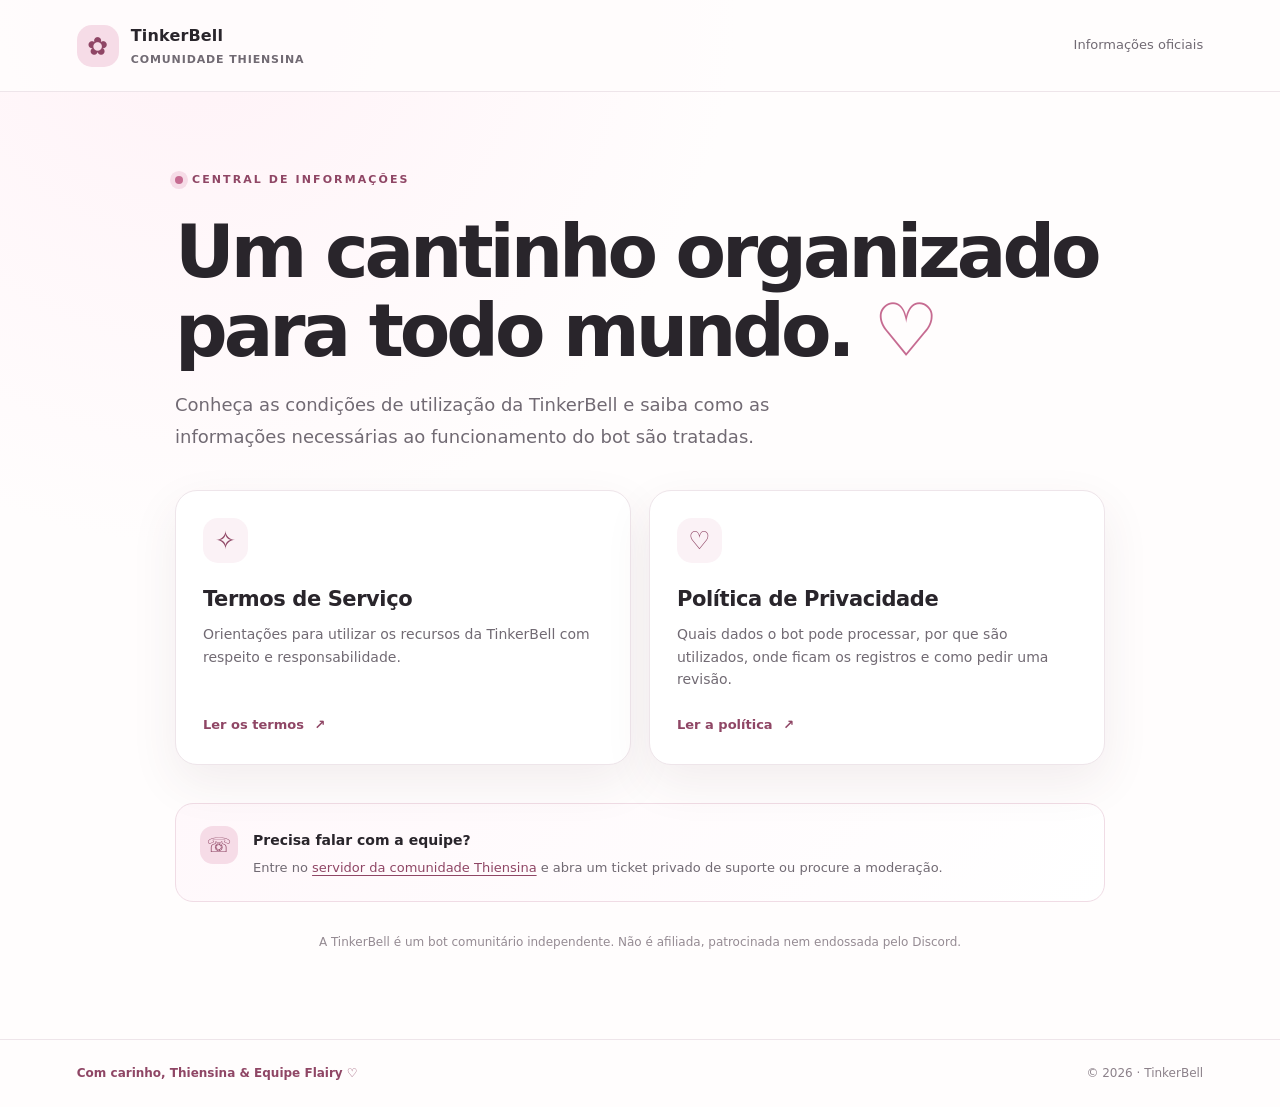
<file: index.html>
<!doctype html>
<html lang="pt-BR">
<head>
  <meta charset="utf-8">
  <meta name="viewport" content="width=device-width,initial-scale=1">
  <meta name="theme-color" content="#f6dce7">
  <meta name="description" content="Termos de Serviço e Política de Privacidade da TinkerBell, bot comunitário da comunidade Thiensina.">
  <title>TinkerBell · Informações oficiais</title>
  <link rel="stylesheet" href="style.css">
</head>
<body>
  <header class="topbar">
    <a class="brand" href="index.html"><span class="brand-mark">✿</span><span>TinkerBell<small>Comunidade Thiensina</small></span></a>
    <span class="top-note">Informações oficiais</span>
  </header>
  <main class="hero-wrap">
    <div class="eyebrow"><span></span> CENTRAL DE INFORMAÇÕES</div>
    <h1>Um cantinho organizado<br>para todo mundo. <em>♡</em></h1>
    <p class="intro">Conheça as condições de utilização da TinkerBell e saiba como as informações necessárias ao funcionamento do bot são tratadas.</p>
    <div class="cards">
      <a class="doc-card" href="termos.html"><span class="card-icon">✧</span><span class="card-title">Termos de Serviço</span><span class="card-copy">Orientações para utilizar os recursos da TinkerBell com respeito e responsabilidade.</span><span class="card-link">Ler os termos <b>↗</b></span></a>
      <a class="doc-card" href="privacidade.html"><span class="card-icon">♡</span><span class="card-title">Política de Privacidade</span><span class="card-copy">Quais dados o bot pode processar, por que são utilizados, onde ficam os registros e como pedir uma revisão.</span><span class="card-link">Ler a política <b>↗</b></span></a>
    </div>
    <div class="contact"><span class="contact-icon">☏</span><div><strong>Precisa falar com a equipe?</strong><p>Entre no <a href="https://discord.gg/U6V764UtzS" target="_blank" rel="noopener noreferrer">servidor da comunidade Thiensina</a> e abra um ticket privado de suporte ou procure a moderação.</p></div></div>
    <p class="small-note">A TinkerBell é um bot comunitário independente. Não é afiliada, patrocinada nem endossada pelo Discord.</p>
  </main>
  <footer><span>Com carinho, Thiensina &amp; Equipe Flairy ♡</span><span>© 2026 · TinkerBell</span></footer>
</body>
</html>
</file>
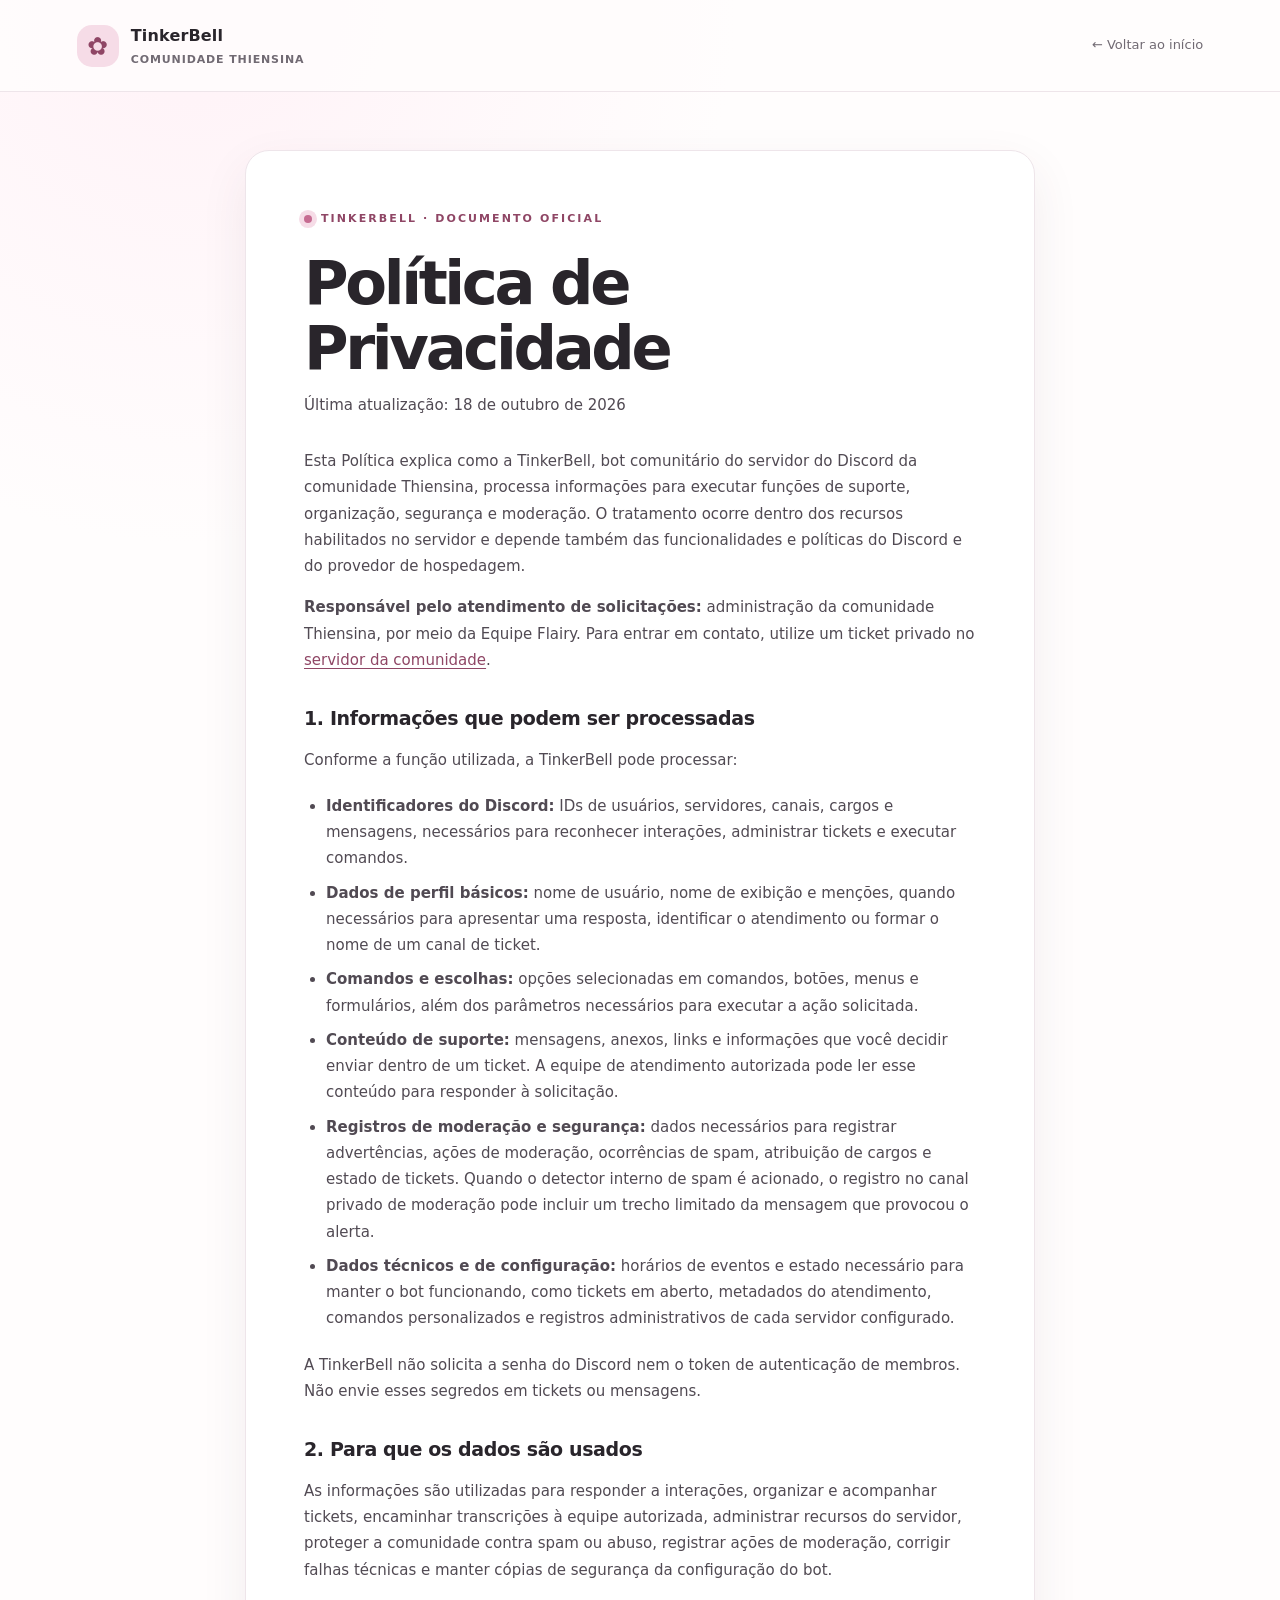
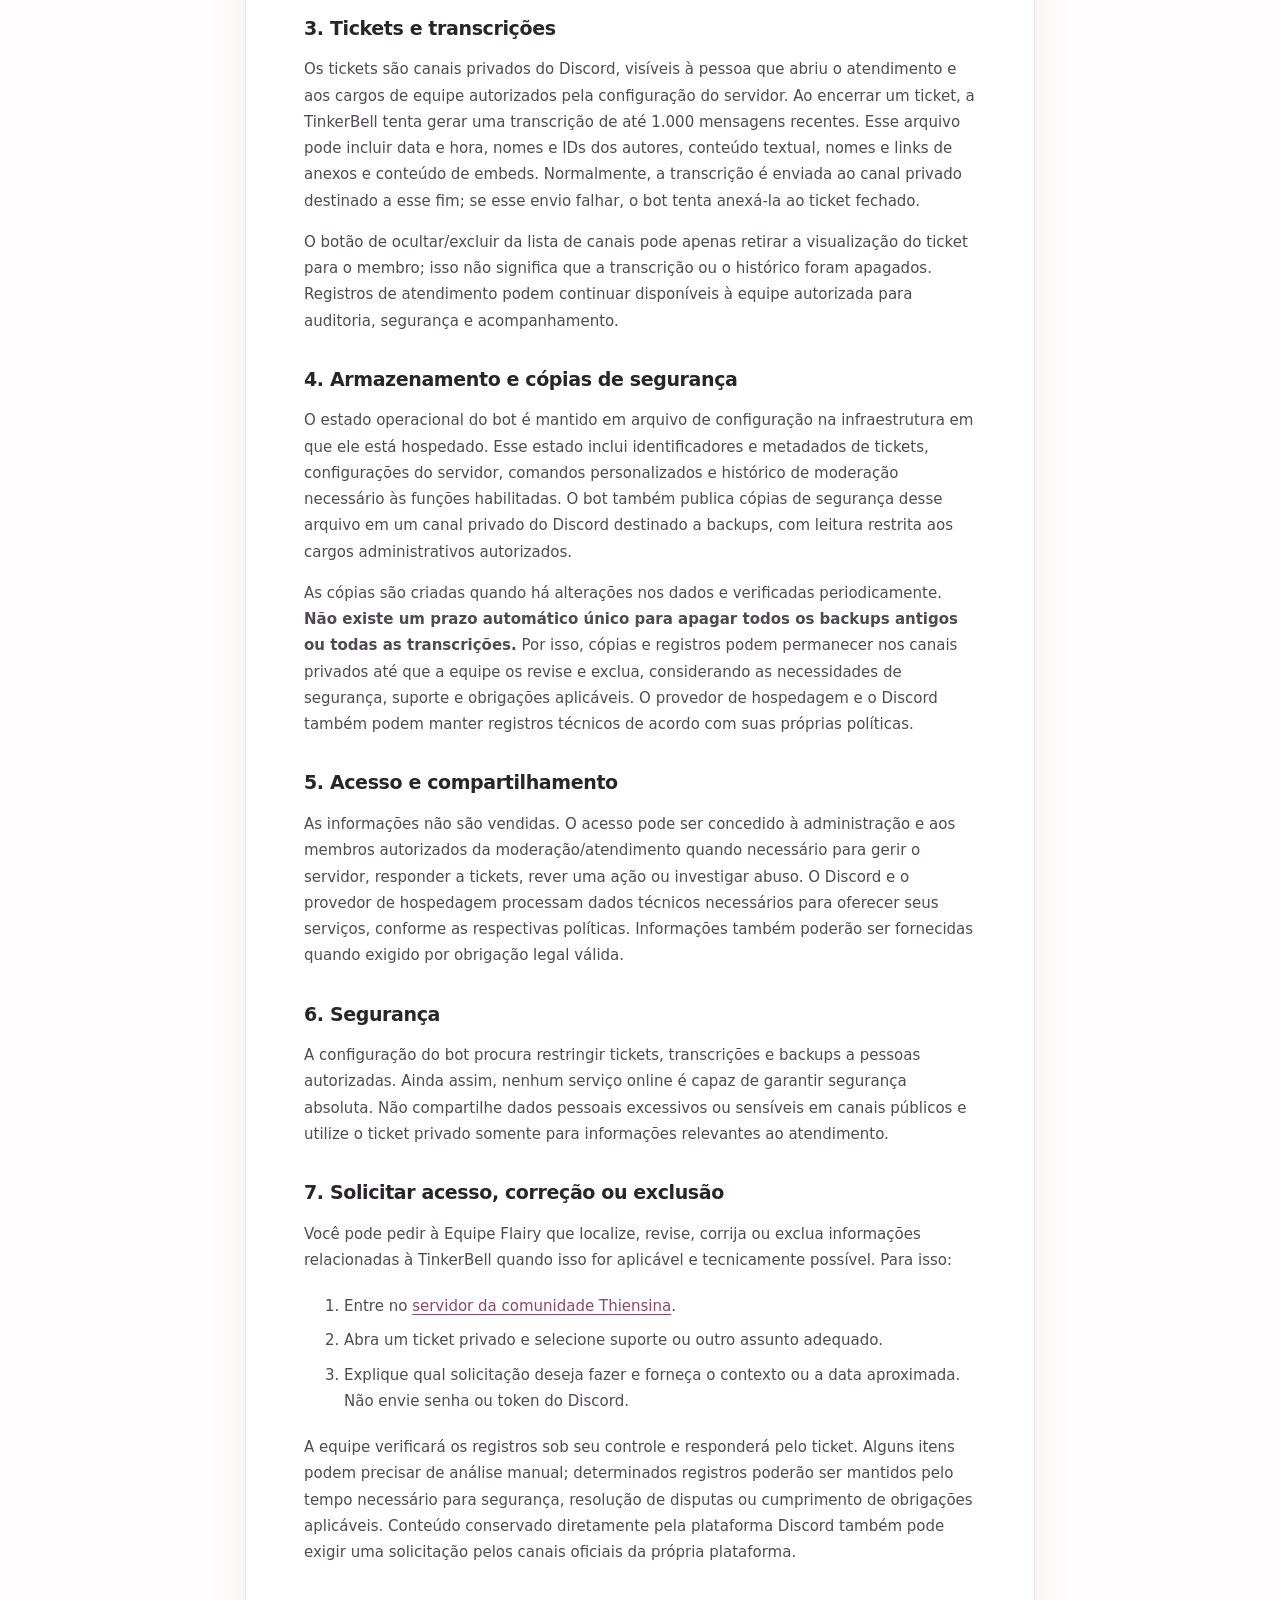
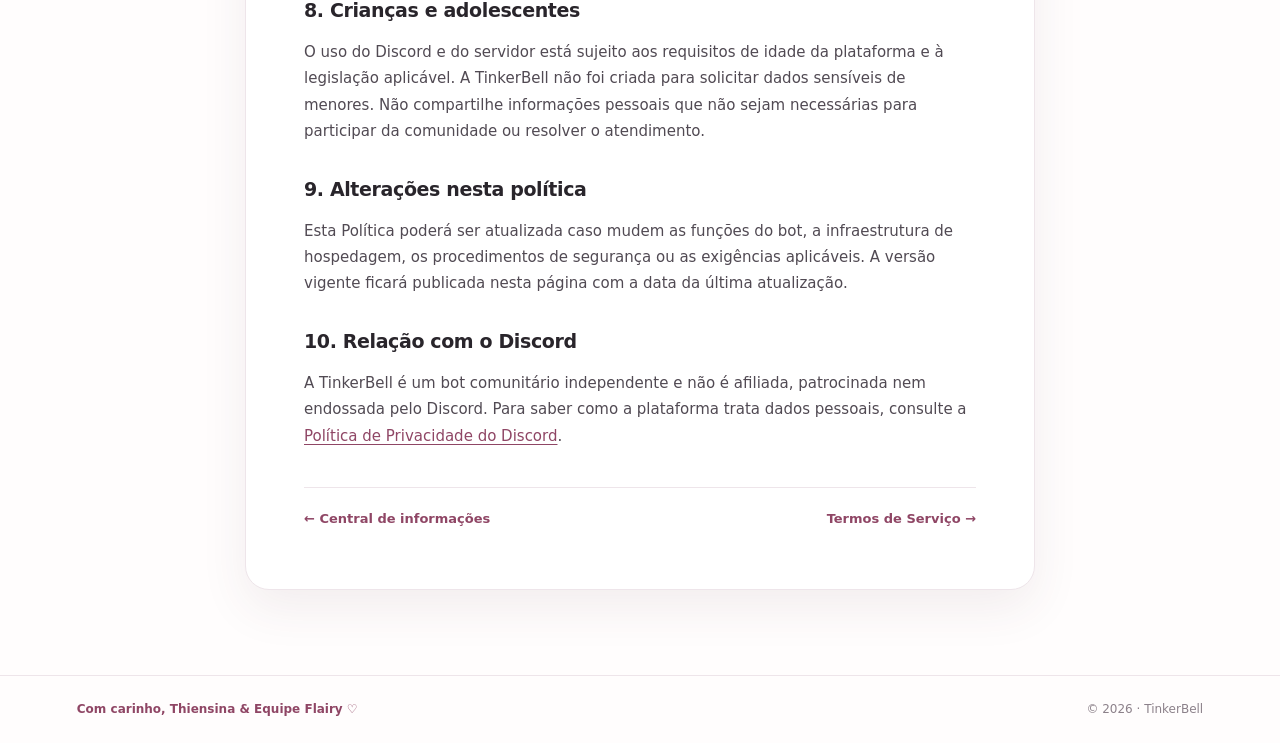
<file: privacidade.html>
<!doctype html>
<html lang="pt-BR">
<head>
  <meta charset="utf-8"><meta name="viewport" content="width=device-width,initial-scale=1"><meta name="theme-color" content="#f6dce7">
  <meta name="description" content="Política de Privacidade da TinkerBell e informações sobre solicitações relacionadas a dados.">
  <title>Política de Privacidade · TinkerBell</title><link rel="stylesheet" href="style.css">
</head>
<body>
  <header class="topbar"><a class="brand" href="index.html"><span class="brand-mark">✿</span><span>TinkerBell<small>Comunidade Thiensina</small></span></a><a class="top-note" href="index.html">← Voltar ao início</a></header>
  <main class="document">
    <div class="eyebrow"><span></span> TINKERBELL · DOCUMENTO OFICIAL</div>
    <h1>Política de Privacidade</h1><p class="updated">Última atualização: 18 de outubro de 2026</p>
    <p>Esta Política explica como a TinkerBell, bot comunitário do servidor do Discord da comunidade Thiensina, processa informações para executar funções de suporte, organização, segurança e moderação. O tratamento ocorre dentro dos recursos habilitados no servidor e depende também das funcionalidades e políticas do Discord e do provedor de hospedagem.</p>
    <p><strong>Responsável pelo atendimento de solicitações:</strong> administração da comunidade Thiensina, por meio da Equipe Flairy. Para entrar em contato, utilize um ticket privado no <a href="https://discord.gg/U6V764UtzS" target="_blank" rel="noopener noreferrer">servidor da comunidade</a>.</p>
    <h2>1. Informações que podem ser processadas</h2>
    <p>Conforme a função utilizada, a TinkerBell pode processar:</p>
    <ul>
      <li><strong>Identificadores do Discord:</strong> IDs de usuários, servidores, canais, cargos e mensagens, necessários para reconhecer interações, administrar tickets e executar comandos.</li>
      <li><strong>Dados de perfil básicos:</strong> nome de usuário, nome de exibição e menções, quando necessários para apresentar uma resposta, identificar o atendimento ou formar o nome de um canal de ticket.</li>
      <li><strong>Comandos e escolhas:</strong> opções selecionadas em comandos, botões, menus e formulários, além dos parâmetros necessários para executar a ação solicitada.</li>
      <li><strong>Conteúdo de suporte:</strong> mensagens, anexos, links e informações que você decidir enviar dentro de um ticket. A equipe de atendimento autorizada pode ler esse conteúdo para responder à solicitação.</li>
      <li><strong>Registros de moderação e segurança:</strong> dados necessários para registrar advertências, ações de moderação, ocorrências de spam, atribuição de cargos e estado de tickets. Quando o detector interno de spam é acionado, o registro no canal privado de moderação pode incluir um trecho limitado da mensagem que provocou o alerta.</li>
      <li><strong>Dados técnicos e de configuração:</strong> horários de eventos e estado necessário para manter o bot funcionando, como tickets em aberto, metadados do atendimento, comandos personalizados e registros administrativos de cada servidor configurado.</li>
    </ul>
    <p>A TinkerBell não solicita a senha do Discord nem o token de autenticação de membros. Não envie esses segredos em tickets ou mensagens.</p>
    <h2>2. Para que os dados são usados</h2>
    <p>As informações são utilizadas para responder a interações, organizar e acompanhar tickets, encaminhar transcrições à equipe autorizada, administrar recursos do servidor, proteger a comunidade contra spam ou abuso, registrar ações de moderação, corrigir falhas técnicas e manter cópias de segurança da configuração do bot.</p>
    <h2>3. Tickets e transcrições</h2>
    <p>Os tickets são canais privados do Discord, visíveis à pessoa que abriu o atendimento e aos cargos de equipe autorizados pela configuração do servidor. Ao encerrar um ticket, a TinkerBell tenta gerar uma transcrição de até 1.000 mensagens recentes. Esse arquivo pode incluir data e hora, nomes e IDs dos autores, conteúdo textual, nomes e links de anexos e conteúdo de embeds. Normalmente, a transcrição é enviada ao canal privado destinado a esse fim; se esse envio falhar, o bot tenta anexá-la ao ticket fechado.</p>
    <p>O botão de ocultar/excluir da lista de canais pode apenas retirar a visualização do ticket para o membro; isso não significa que a transcrição ou o histórico foram apagados. Registros de atendimento podem continuar disponíveis à equipe autorizada para auditoria, segurança e acompanhamento.</p>
    <h2>4. Armazenamento e cópias de segurança</h2>
    <p>O estado operacional do bot é mantido em arquivo de configuração na infraestrutura em que ele está hospedado. Esse estado inclui identificadores e metadados de tickets, configurações do servidor, comandos personalizados e histórico de moderação necessário às funções habilitadas. O bot também publica cópias de segurança desse arquivo em um canal privado do Discord destinado a backups, com leitura restrita aos cargos administrativos autorizados.</p>
    <p>As cópias são criadas quando há alterações nos dados e verificadas periodicamente. <strong>Não existe um prazo automático único para apagar todos os backups antigos ou todas as transcrições.</strong> Por isso, cópias e registros podem permanecer nos canais privados até que a equipe os revise e exclua, considerando as necessidades de segurança, suporte e obrigações aplicáveis. O provedor de hospedagem e o Discord também podem manter registros técnicos de acordo com suas próprias políticas.</p>
    <h2>5. Acesso e compartilhamento</h2>
    <p>As informações não são vendidas. O acesso pode ser concedido à administração e aos membros autorizados da moderação/atendimento quando necessário para gerir o servidor, responder a tickets, rever uma ação ou investigar abuso. O Discord e o provedor de hospedagem processam dados técnicos necessários para oferecer seus serviços, conforme as respectivas políticas. Informações também poderão ser fornecidas quando exigido por obrigação legal válida.</p>
    <h2>6. Segurança</h2>
    <p>A configuração do bot procura restringir tickets, transcrições e backups a pessoas autorizadas. Ainda assim, nenhum serviço online é capaz de garantir segurança absoluta. Não compartilhe dados pessoais excessivos ou sensíveis em canais públicos e utilize o ticket privado somente para informações relevantes ao atendimento.</p>
    <h2>7. Solicitar acesso, correção ou exclusão</h2>
    <p>Você pode pedir à Equipe Flairy que localize, revise, corrija ou exclua informações relacionadas à TinkerBell quando isso for aplicável e tecnicamente possível. Para isso:</p>
    <ol>
      <li>Entre no <a href="https://discord.gg/U6V764UtzS" target="_blank" rel="noopener noreferrer">servidor da comunidade Thiensina</a>.</li>
      <li>Abra um ticket privado e selecione suporte ou outro assunto adequado.</li>
      <li>Explique qual solicitação deseja fazer e forneça o contexto ou a data aproximada. Não envie senha ou token do Discord.</li>
    </ol>
    <p>A equipe verificará os registros sob seu controle e responderá pelo ticket. Alguns itens podem precisar de análise manual; determinados registros poderão ser mantidos pelo tempo necessário para segurança, resolução de disputas ou cumprimento de obrigações aplicáveis. Conteúdo conservado diretamente pela plataforma Discord também pode exigir uma solicitação pelos canais oficiais da própria plataforma.</p>
    <h2>8. Crianças e adolescentes</h2>
    <p>O uso do Discord e do servidor está sujeito aos requisitos de idade da plataforma e à legislação aplicável. A TinkerBell não foi criada para solicitar dados sensíveis de menores. Não compartilhe informações pessoais que não sejam necessárias para participar da comunidade ou resolver o atendimento.</p>
    <h2>9. Alterações nesta política</h2>
    <p>Esta Política poderá ser atualizada caso mudem as funções do bot, a infraestrutura de hospedagem, os procedimentos de segurança ou as exigências aplicáveis. A versão vigente ficará publicada nesta página com a data da última atualização.</p>
    <h2>10. Relação com o Discord</h2>
    <p>A TinkerBell é um bot comunitário independente e não é afiliada, patrocinada nem endossada pelo Discord. Para saber como a plataforma trata dados pessoais, consulte a <a href="https://discord.com/privacy" target="_blank" rel="noopener noreferrer">Política de Privacidade do Discord</a>.</p>
    <div class="doc-end"><a class="back-link" href="index.html">← Central de informações</a><a class="back-link" href="termos.html">Termos de Serviço →</a></div>
  </main>
  <footer><span>Com carinho, Thiensina &amp; Equipe Flairy ♡</span><span>© 2026 · TinkerBell</span></footer>
</body>
</html>
</file>
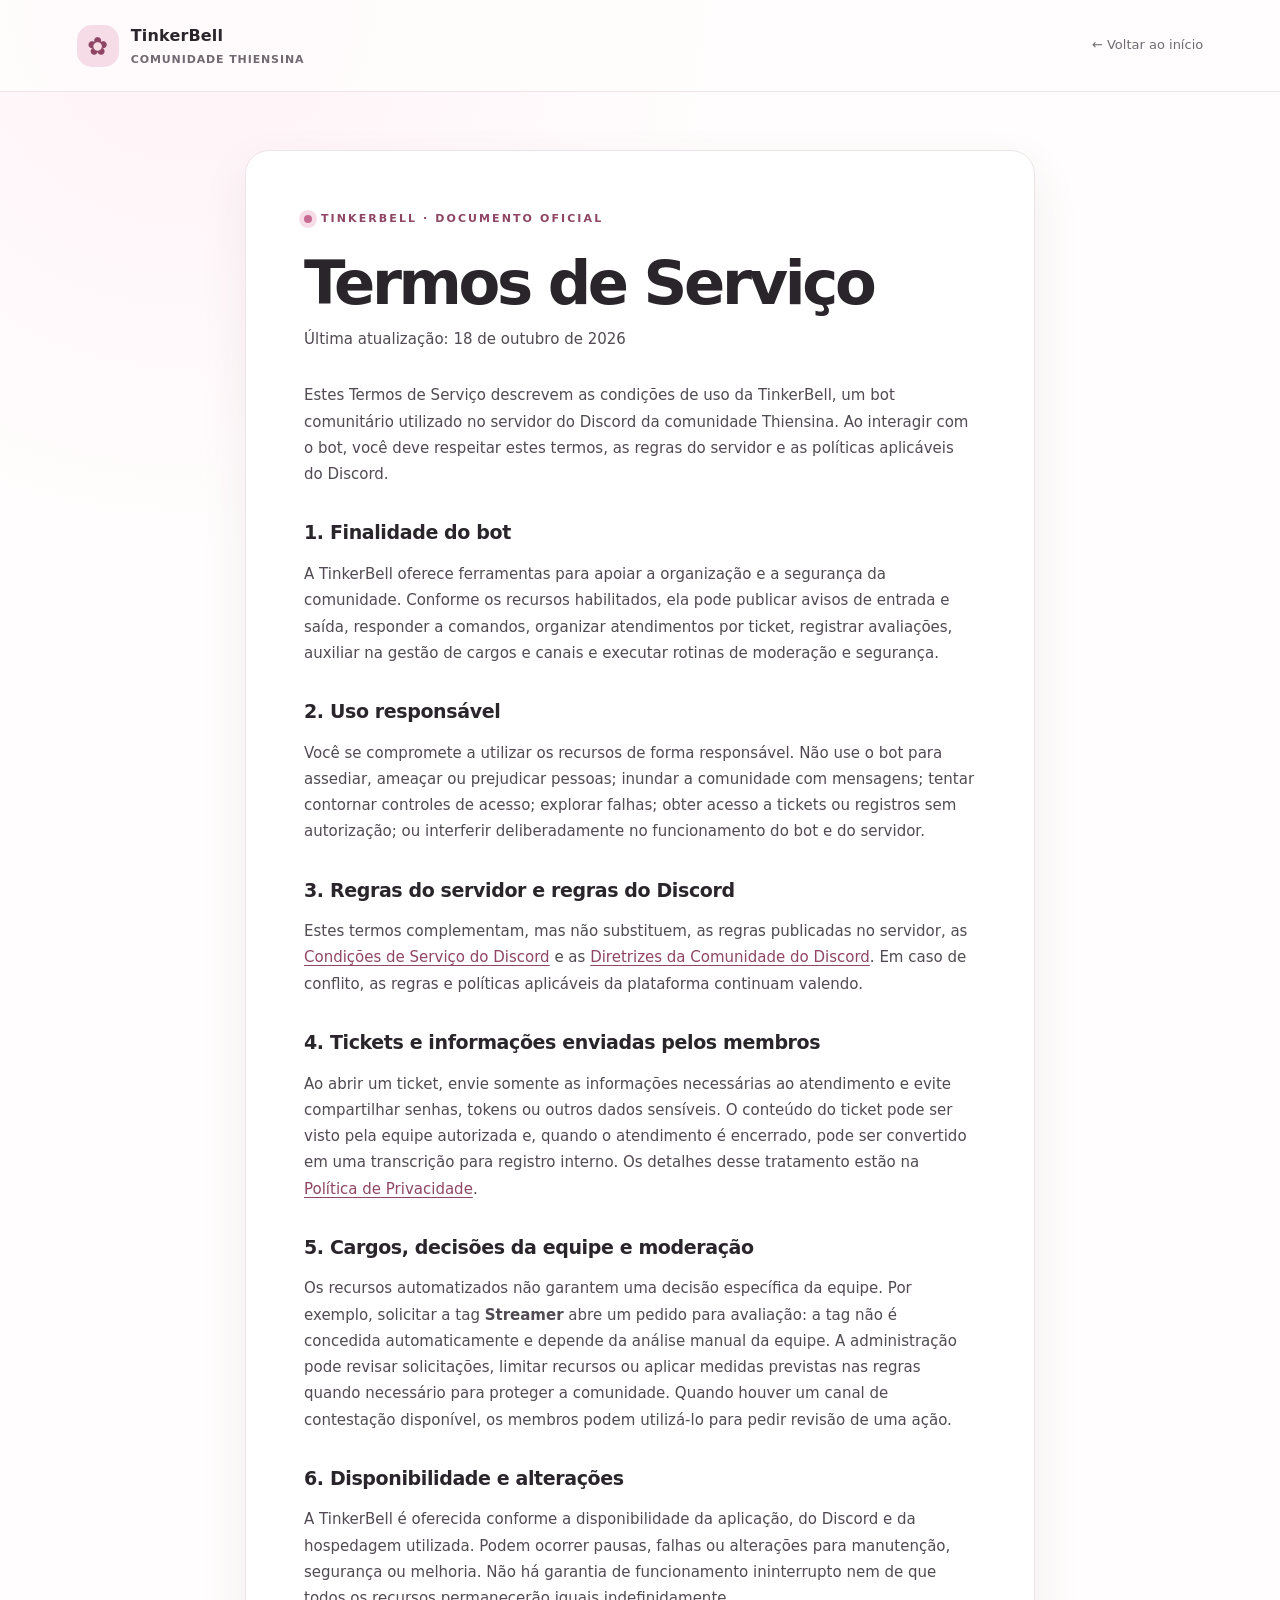
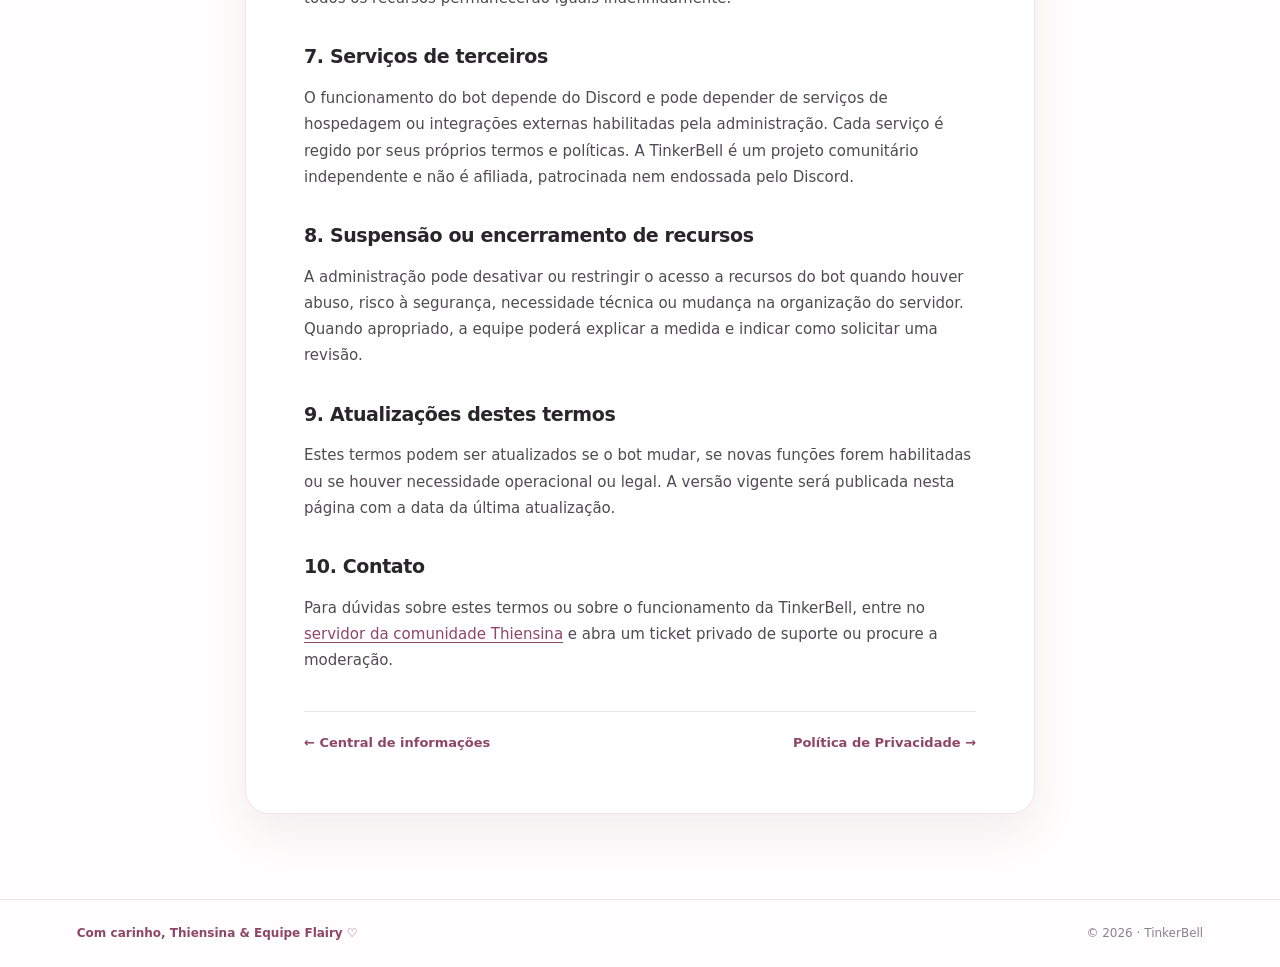
<file: termos.html>
<!doctype html>
<html lang="pt-BR">
<head>
  <meta charset="utf-8"><meta name="viewport" content="width=device-width,initial-scale=1"><meta name="theme-color" content="#f6dce7">
  <meta name="description" content="Termos de Serviço da TinkerBell, bot comunitário da comunidade Thiensina.">
  <title>Termos de Serviço · TinkerBell</title><link rel="stylesheet" href="style.css">
</head>
<body>
  <header class="topbar"><a class="brand" href="index.html"><span class="brand-mark">✿</span><span>TinkerBell<small>Comunidade Thiensina</small></span></a><a class="top-note" href="index.html">← Voltar ao início</a></header>
  <main class="document">
    <div class="eyebrow"><span></span> TINKERBELL · DOCUMENTO OFICIAL</div>
    <h1>Termos de Serviço</h1><p class="updated">Última atualização: 18 de outubro de 2026</p>
    <p>Estes Termos de Serviço descrevem as condições de uso da TinkerBell, um bot comunitário utilizado no servidor do Discord da comunidade Thiensina. Ao interagir com o bot, você deve respeitar estes termos, as regras do servidor e as políticas aplicáveis do Discord.</p>
    <h2>1. Finalidade do bot</h2>
    <p>A TinkerBell oferece ferramentas para apoiar a organização e a segurança da comunidade. Conforme os recursos habilitados, ela pode publicar avisos de entrada e saída, responder a comandos, organizar atendimentos por ticket, registrar avaliações, auxiliar na gestão de cargos e canais e executar rotinas de moderação e segurança.</p>
    <h2>2. Uso responsável</h2>
    <p>Você se compromete a utilizar os recursos de forma responsável. Não use o bot para assediar, ameaçar ou prejudicar pessoas; inundar a comunidade com mensagens; tentar contornar controles de acesso; explorar falhas; obter acesso a tickets ou registros sem autorização; ou interferir deliberadamente no funcionamento do bot e do servidor.</p>
    <h2>3. Regras do servidor e regras do Discord</h2>
    <p>Estes termos complementam, mas não substituem, as regras publicadas no servidor, as <a href="https://discord.com/terms" target="_blank" rel="noopener noreferrer">Condições de Serviço do Discord</a> e as <a href="https://discord.com/guidelines" target="_blank" rel="noopener noreferrer">Diretrizes da Comunidade do Discord</a>. Em caso de conflito, as regras e políticas aplicáveis da plataforma continuam valendo.</p>
    <h2>4. Tickets e informações enviadas pelos membros</h2>
    <p>Ao abrir um ticket, envie somente as informações necessárias ao atendimento e evite compartilhar senhas, tokens ou outros dados sensíveis. O conteúdo do ticket pode ser visto pela equipe autorizada e, quando o atendimento é encerrado, pode ser convertido em uma transcrição para registro interno. Os detalhes desse tratamento estão na <a href="privacidade.html">Política de Privacidade</a>.</p>
    <h2>5. Cargos, decisões da equipe e moderação</h2>
    <p>Os recursos automatizados não garantem uma decisão específica da equipe. Por exemplo, solicitar a tag <strong>Streamer</strong> abre um pedido para avaliação: a tag não é concedida automaticamente e depende da análise manual da equipe. A administração pode revisar solicitações, limitar recursos ou aplicar medidas previstas nas regras quando necessário para proteger a comunidade. Quando houver um canal de contestação disponível, os membros podem utilizá-lo para pedir revisão de uma ação.</p>
    <h2>6. Disponibilidade e alterações</h2>
    <p>A TinkerBell é oferecida conforme a disponibilidade da aplicação, do Discord e da hospedagem utilizada. Podem ocorrer pausas, falhas ou alterações para manutenção, segurança ou melhoria. Não há garantia de funcionamento ininterrupto nem de que todos os recursos permanecerão iguais indefinidamente.</p>
    <h2>7. Serviços de terceiros</h2>
    <p>O funcionamento do bot depende do Discord e pode depender de serviços de hospedagem ou integrações externas habilitadas pela administração. Cada serviço é regido por seus próprios termos e políticas. A TinkerBell é um projeto comunitário independente e não é afiliada, patrocinada nem endossada pelo Discord.</p>
    <h2>8. Suspensão ou encerramento de recursos</h2>
    <p>A administração pode desativar ou restringir o acesso a recursos do bot quando houver abuso, risco à segurança, necessidade técnica ou mudança na organização do servidor. Quando apropriado, a equipe poderá explicar a medida e indicar como solicitar uma revisão.</p>
    <h2>9. Atualizações destes termos</h2>
    <p>Estes termos podem ser atualizados se o bot mudar, se novas funções forem habilitadas ou se houver necessidade operacional ou legal. A versão vigente será publicada nesta página com a data da última atualização.</p>
    <h2>10. Contato</h2>
    <p>Para dúvidas sobre estes termos ou sobre o funcionamento da TinkerBell, entre no <a href="https://discord.gg/U6V764UtzS" target="_blank" rel="noopener noreferrer">servidor da comunidade Thiensina</a> e abra um ticket privado de suporte ou procure a moderação.</p>
    <div class="doc-end"><a class="back-link" href="index.html">← Central de informações</a><a class="back-link" href="privacidade.html">Política de Privacidade →</a></div>
  </main>
  <footer><span>Com carinho, Thiensina &amp; Equipe Flairy ♡</span><span>© 2026 · TinkerBell</span></footer>
</body>
</html>
</file>
<file: style.css>
:root{--pink:#f6dce7;--pink-strong:#c66b91;--pink-deep:#8f4665;--ink:#29252b;--muted:#716a73;--paper:#fffdfd;--line:#eee5ea;--soft:#fbf2f6;--shadow:0 18px 48px rgba(84,52,68,.08)}
*{box-sizing:border-box}html{scroll-behavior:smooth}body{margin:0;background:radial-gradient(circle at 15% 0%,#fff2f7 0,transparent 34rem),var(--paper);color:var(--ink);font:16px/1.75 system-ui,-apple-system,BlinkMacSystemFont,"Segoe UI",sans-serif}a{color:var(--pink-deep);text-underline-offset:3px}a:hover{color:#633046}.topbar{display:flex;justify-content:space-between;align-items:center;gap:1rem;padding:22px clamp(20px,6vw,88px);border-bottom:1px solid var(--line);background:rgba(255,253,253,.86)}.brand{display:flex;align-items:center;gap:12px;color:var(--ink);text-decoration:none;font-weight:800;letter-spacing:.01em}.brand-mark{display:grid;place-items:center;width:42px;height:42px;border-radius:15px;background:var(--pink);color:var(--pink-deep);font-size:25px}.brand small{display:block;color:var(--muted);font-size:11px;font-weight:600;letter-spacing:.08em;text-transform:uppercase}.top-note{font-size:13px;color:var(--muted);text-decoration:none}.hero-wrap{width:min(930px,calc(100% - 36px));margin:78px auto 86px}.eyebrow{display:flex;align-items:center;gap:9px;color:var(--pink-deep);font-size:11px;font-weight:800;letter-spacing:.19em}.eyebrow span{width:8px;height:8px;border-radius:50%;background:var(--pink-strong);box-shadow:0 0 0 5px var(--pink)}h1{font-size:clamp(2.45rem,6vw,4.6rem);line-height:1.08;letter-spacing:-.055em;margin:22px 0 19px;font-weight:850}h1 em{font-style:normal;color:var(--pink-strong)}.intro{max-width:650px;color:var(--muted);font-size:18px}.cards{display:grid;grid-template-columns:repeat(2,minmax(0,1fr));gap:18px;margin:38px 0}.doc-card{display:flex;flex-direction:column;min-height:240px;padding:27px;border:1px solid var(--line);border-radius:22px;background:white;box-shadow:var(--shadow);text-decoration:none;color:var(--ink);transition:transform .18s,border-color .18s}.doc-card:hover{transform:translateY(-3px);border-color:#e7b5ca;color:var(--ink)}.card-icon{display:grid;place-items:center;width:45px;height:45px;border-radius:15px;background:var(--soft);color:var(--pink-deep);font-size:25px}.card-title{margin-top:18px;font-size:21px;font-weight:800;letter-spacing:-.02em}.card-copy{margin-top:5px;color:var(--muted);font-size:14px;line-height:1.6}.card-link{margin-top:auto;padding-top:24px;font-size:13px;font-weight:800;color:var(--pink-deep)}.card-link b{padding-left:6px}.contact{display:flex;gap:15px;align-items:flex-start;padding:22px 24px;border:1px solid #f0dce5;border-radius:18px;background:linear-gradient(135deg,#fff8fb,#fff)}.contact-icon{display:grid;place-items:center;flex:0 0 38px;height:38px;border-radius:13px;background:var(--pink);color:var(--pink-deep);font-size:20px}.contact strong{font-size:14px}.contact p{margin:3px 0 0;color:var(--muted);font-size:13px;line-height:1.65}.small-note{text-align:center;color:#958b93;font-size:12px;margin-top:30px}.document{width:min(790px,calc(100% - 36px));margin:58px auto 85px;padding:clamp(24px,5vw,58px);border:1px solid var(--line);border-radius:24px;background:#fff;box-shadow:var(--shadow)}.document h1{font-size:clamp(2.35rem,5vw,3.8rem);margin-bottom:10px}.updated{margin:0 0 30px;color:#938893;font-size:12px}.document p,.document li{color:#514a53;font-size:15px}.document h2{margin:32px 0 7px;font-size:19px;line-height:1.4;letter-spacing:-.02em}.document ul{padding-left:22px}.document li{padding:4px 0}.doc-end{display:flex;justify-content:space-between;gap:12px;flex-wrap:wrap;border-top:1px solid var(--line);margin-top:38px;padding-top:20px}.back-link{font-size:13px;font-weight:700;text-decoration:none}footer{display:flex;justify-content:space-between;gap:16px;flex-wrap:wrap;padding:23px clamp(20px,6vw,88px);border-top:1px solid var(--line);color:#8c818a;font-size:12px}footer span:first-child{color:var(--pink-deep);font-weight:650}@media(max-width:620px){.topbar{padding:17px 18px}.top-note{font-size:12px}.hero-wrap{margin-top:48px}.cards{grid-template-columns:1fr}.doc-card{min-height:215px}.document{margin-top:28px;padding:24px 20px}.document h2{margin-top:27px}footer{padding:20px;flex-direction:column;gap:5px}}
</file>
